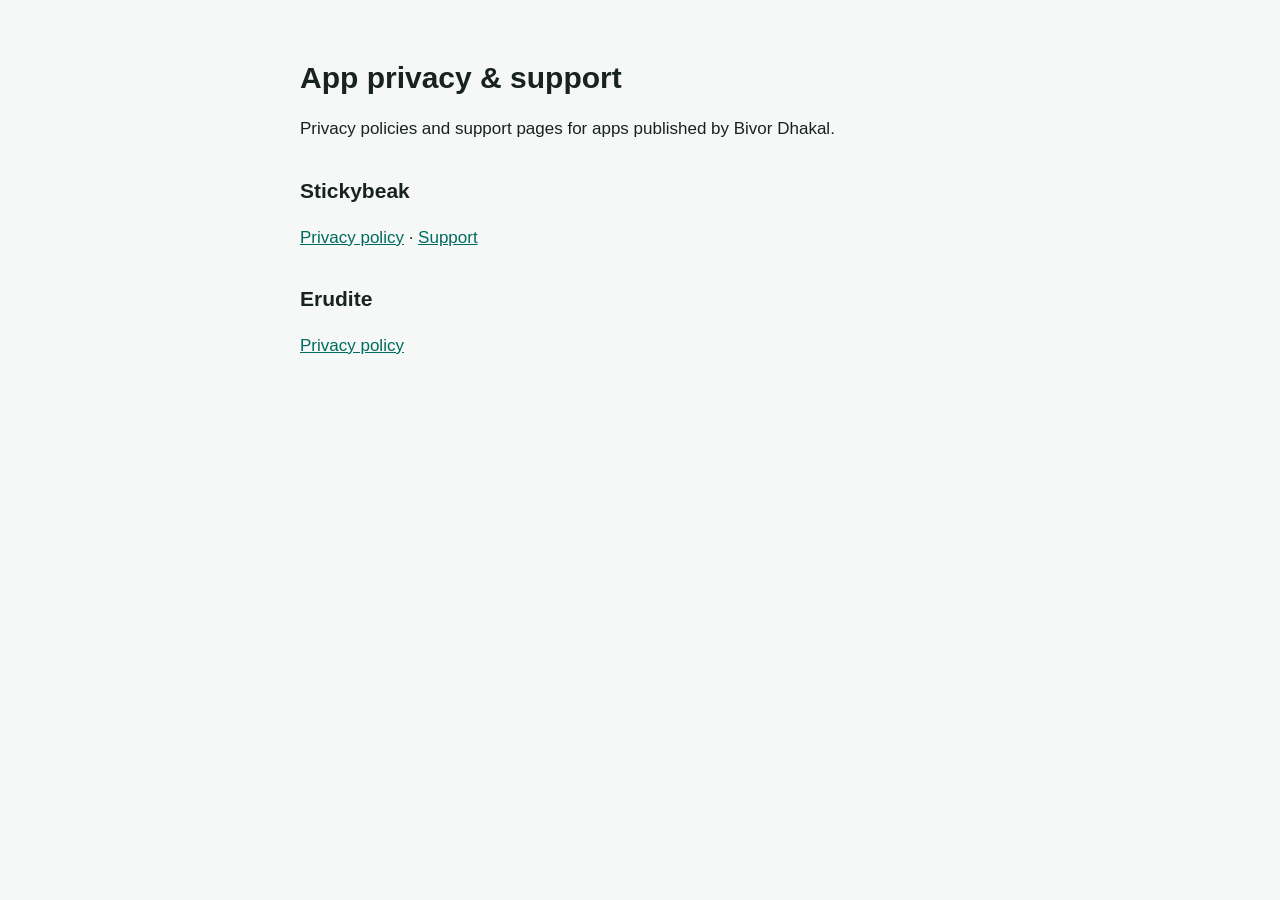
<file: index.html>
<!doctype html>
<html lang="en">
<head>
<meta charset="utf-8">
<meta name="viewport" content="width=device-width, initial-scale=1">
<title>App privacy &amp; support</title>
<link rel="stylesheet" href="style.css">
</head>
<body>
<main>
<h1>App privacy &amp; support</h1>
<p>Privacy policies and support pages for apps published by Bivor Dhakal.</p>
<h2>Stickybeak</h2>
<p><a href="stickybeak/privacy.html">Privacy policy</a> &middot; <a href="stickybeak/support.html">Support</a></p>
<h2>Erudite</h2>
<p><a href="erudite/">Privacy policy</a></p>
</main>
</body>
</html>
</file>
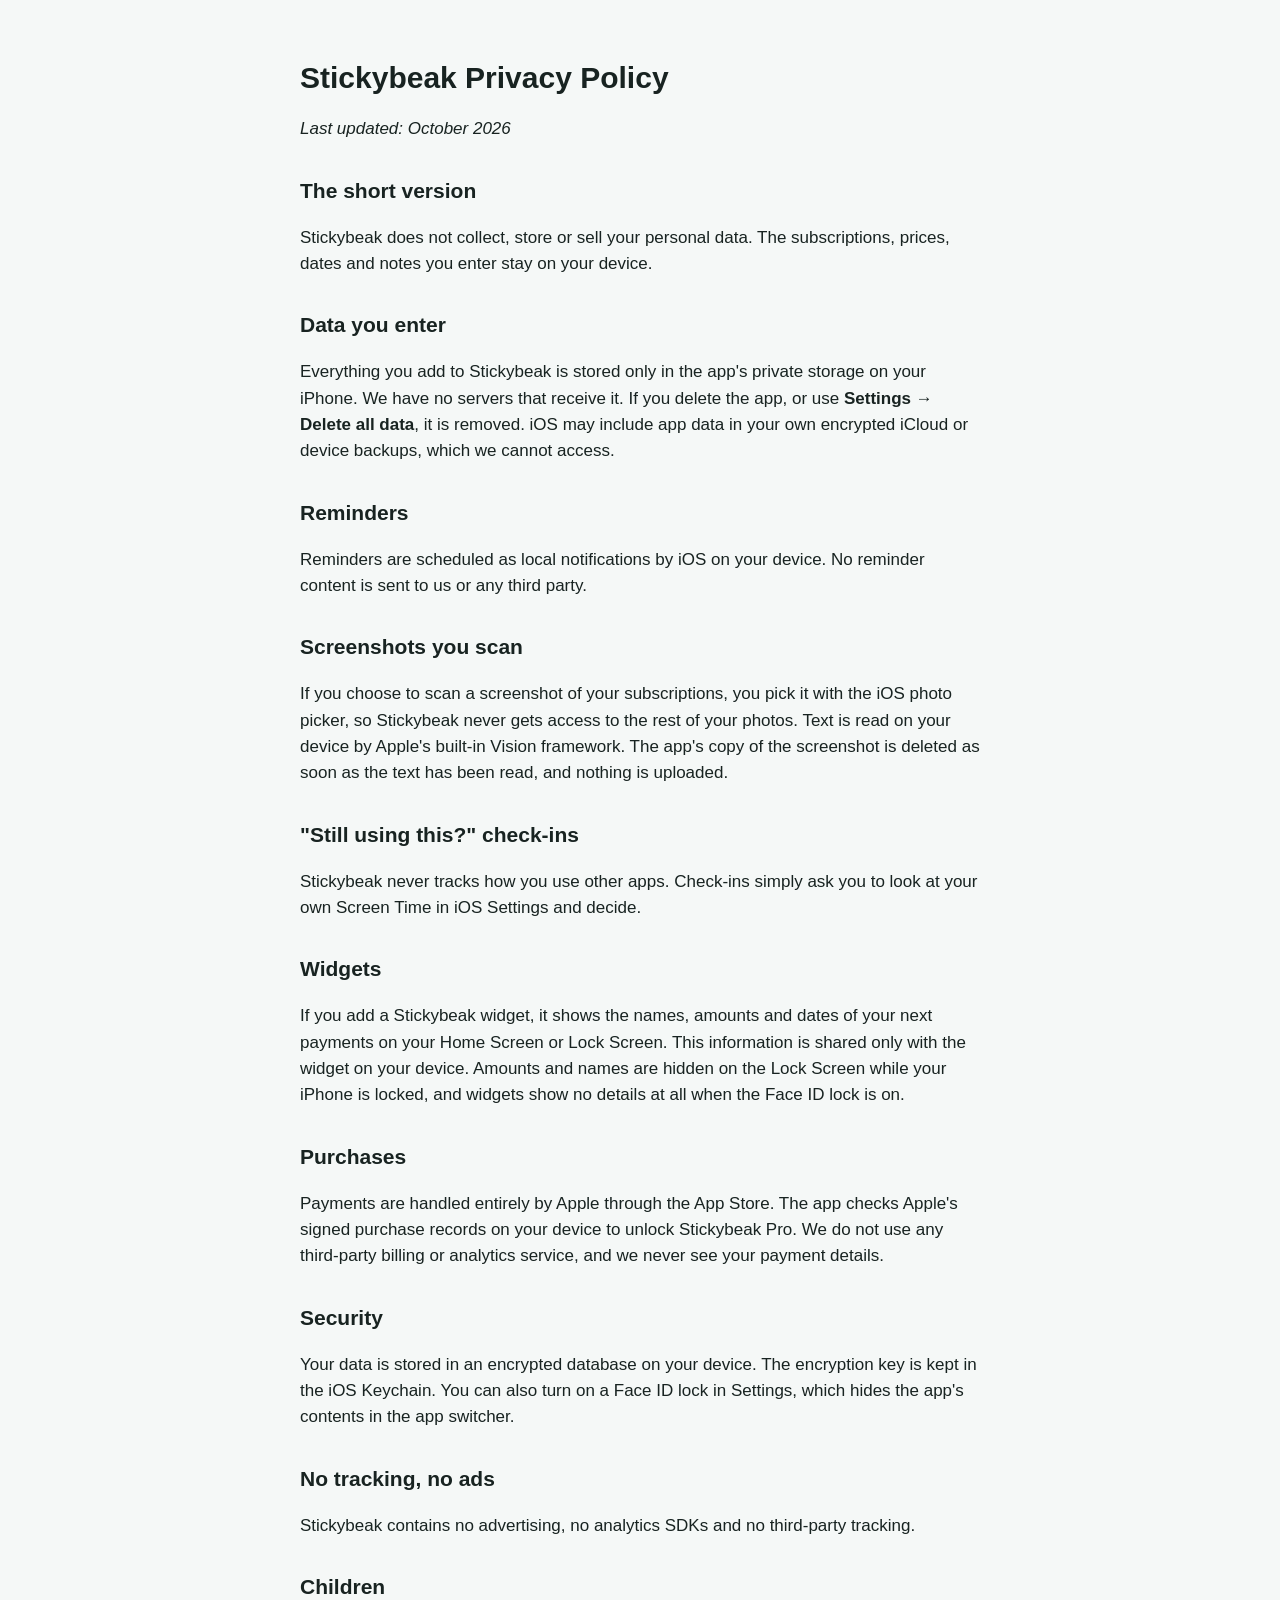
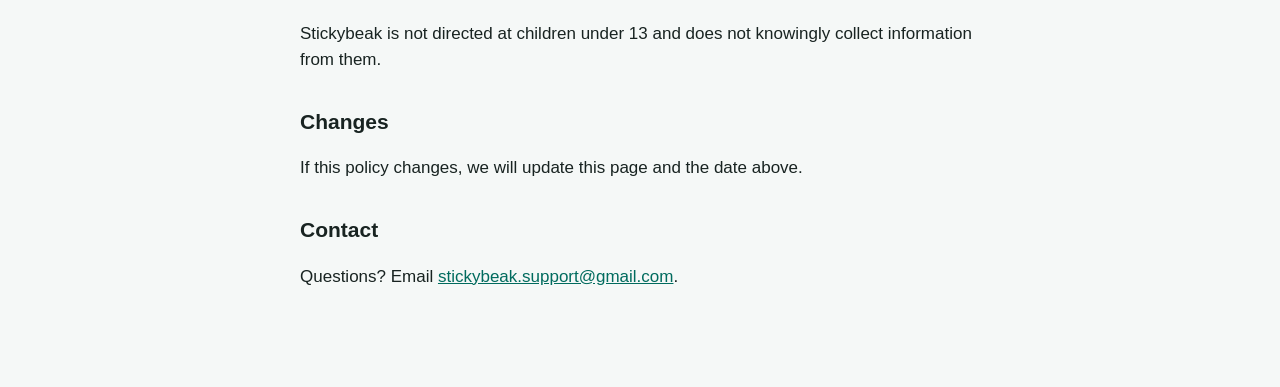
<file: stickybeak/privacy.html>
<!doctype html>
<html lang="en">
<head>
<meta charset="utf-8">
<meta name="viewport" content="width=device-width, initial-scale=1">
<title>Stickybeak Privacy Policy</title>
<link rel="stylesheet" href="../style.css">
</head>
<body>
<main>
<h1>Stickybeak Privacy Policy</h1>
<p><em>Last updated: October 2026</em></p>

<h2>The short version</h2>
<p>Stickybeak does not collect, store or sell your personal data. The subscriptions, prices, dates and notes you enter stay on your device.</p>

<h2>Data you enter</h2>
<p>Everything you add to Stickybeak is stored only in the app's private storage on your iPhone. We have no servers that receive it. If you delete the app, or use <strong>Settings &rarr; Delete all data</strong>, it is removed. iOS may include app data in your own encrypted iCloud or device backups, which we cannot access.</p>

<h2>Reminders</h2>
<p>Reminders are scheduled as local notifications by iOS on your device. No reminder content is sent to us or any third party.</p>

<h2>Screenshots you scan</h2>
<p>If you choose to scan a screenshot of your subscriptions, you pick it with the iOS photo picker, so Stickybeak never gets access to the rest of your photos. Text is read on your device by Apple's built-in Vision framework. The app's copy of the screenshot is deleted as soon as the text has been read, and nothing is uploaded.</p>

<h2>"Still using this?" check-ins</h2>
<p>Stickybeak never tracks how you use other apps. Check-ins simply ask you to look at your own Screen Time in iOS Settings and decide.</p>

<h2>Widgets</h2>
<p>If you add a Stickybeak widget, it shows the names, amounts and dates of your next payments on your Home Screen or Lock Screen. This information is shared only with the widget on your device. Amounts and names are hidden on the Lock Screen while your iPhone is locked, and widgets show no details at all when the Face ID lock is on.</p>

<h2>Purchases</h2>
<p>Payments are handled entirely by Apple through the App Store. The app checks Apple's signed purchase records on your device to unlock Stickybeak Pro. We do not use any third-party billing or analytics service, and we never see your payment details.</p>

<h2>Security</h2>
<p>Your data is stored in an encrypted database on your device. The encryption key is kept in the iOS Keychain. You can also turn on a Face ID lock in Settings, which hides the app's contents in the app switcher.</p>

<h2>No tracking, no ads</h2>
<p>Stickybeak contains no advertising, no analytics SDKs and no third-party tracking.</p>

<h2>Children</h2>
<p>Stickybeak is not directed at children under 13 and does not knowingly collect information from them.</p>

<h2>Changes</h2>
<p>If this policy changes, we will update this page and the date above.</p>

<h2>Contact</h2>
<p>Questions? Email <a href="mailto:stickybeak.support@gmail.com">stickybeak.support@gmail.com</a>.</p>
</main>
</body>
</html>
</file>
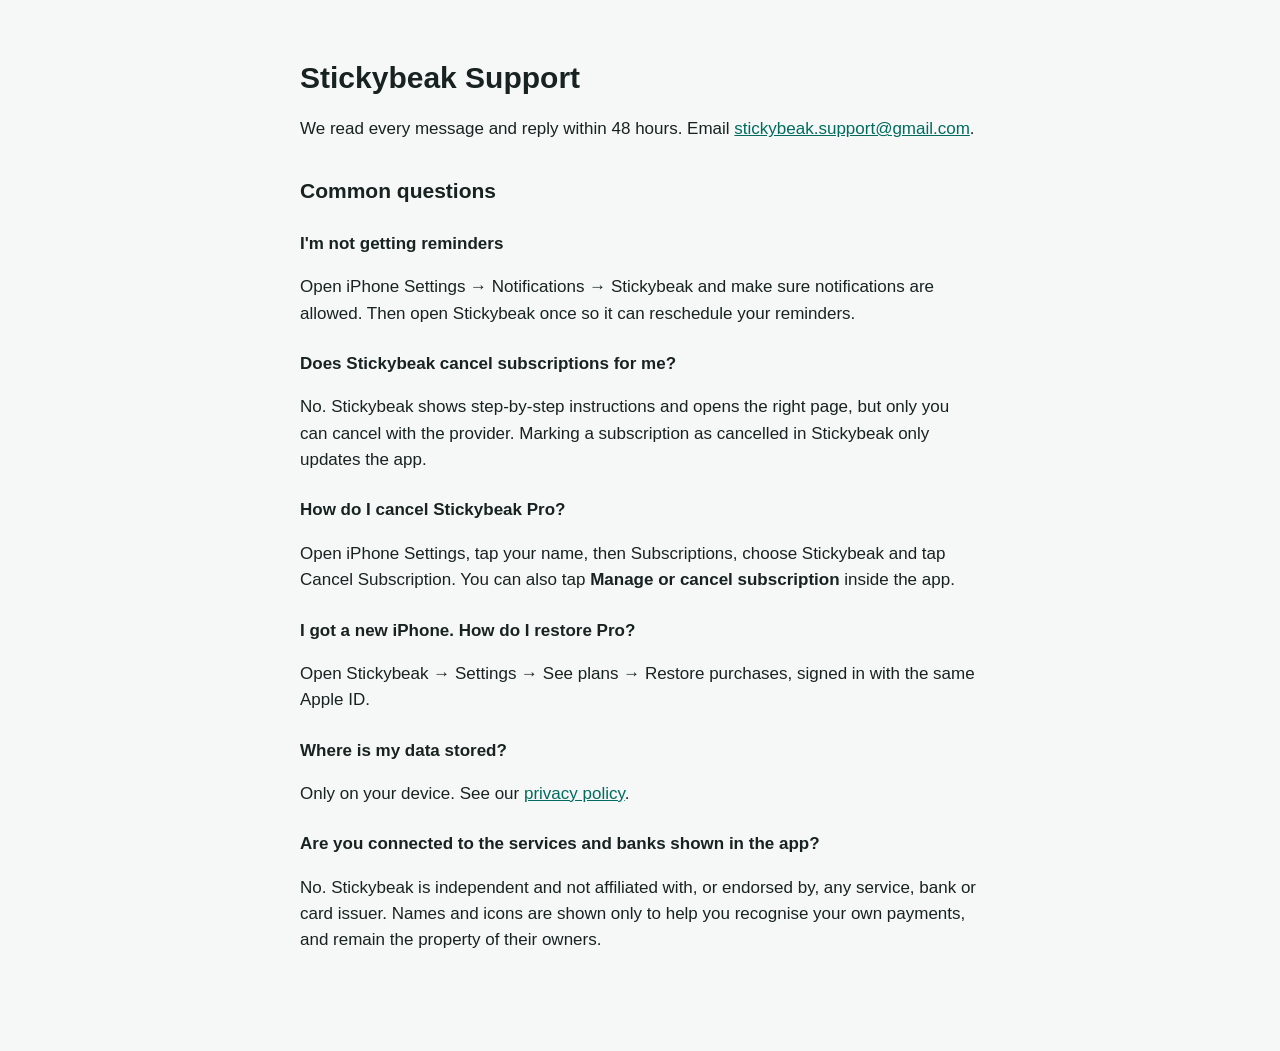
<file: stickybeak/support.html>
<!doctype html>
<html lang="en">
<head>
<meta charset="utf-8">
<meta name="viewport" content="width=device-width, initial-scale=1">
<title>Stickybeak Support</title>
<link rel="stylesheet" href="../style.css">
</head>
<body>
<main>
<h1>Stickybeak Support</h1>
<p>We read every message and reply within 48 hours. Email <a href="mailto:stickybeak.support@gmail.com">stickybeak.support@gmail.com</a>.</p>

<h2>Common questions</h2>
<h3>I'm not getting reminders</h3>
<p>Open iPhone Settings &rarr; Notifications &rarr; Stickybeak and make sure notifications are allowed. Then open Stickybeak once so it can reschedule your reminders.</p>

<h3>Does Stickybeak cancel subscriptions for me?</h3>
<p>No. Stickybeak shows step-by-step instructions and opens the right page, but only you can cancel with the provider. Marking a subscription as cancelled in Stickybeak only updates the app.</p>

<h3>How do I cancel Stickybeak Pro?</h3>
<p>Open iPhone Settings, tap your name, then Subscriptions, choose Stickybeak and tap Cancel Subscription. You can also tap <strong>Manage or cancel subscription</strong> inside the app.</p>

<h3>I got a new iPhone. How do I restore Pro?</h3>
<p>Open Stickybeak &rarr; Settings &rarr; See plans &rarr; Restore purchases, signed in with the same Apple ID.</p>

<h3>Where is my data stored?</h3>
<p>Only on your device. See our <a href="privacy.html">privacy policy</a>.</p>

<h3>Are you connected to the services and banks shown in the app?</h3>
<p>No. Stickybeak is independent and not affiliated with, or endorsed by, any service, bank or card issuer. Names and icons are shown only to help you recognise your own payments, and remain the property of their owners.</p>
</main>
</body>
</html>
</file>
<file: style.css>
body { margin: 0; font: 17px/1.55 -apple-system, BlinkMacSystemFont, "Segoe UI", Roboto, sans-serif; color: #182321; background: #F5F8F7; }
main { max-width: 680px; margin: 0 auto; padding: 40px 20px 80px; }
h1 { font-size: 30px; line-height: 1.2; }
h2 { font-size: 21px; margin-top: 32px; }
h3 { font-size: 17px; margin-top: 24px; }
a { color: #006B5E; }
@media (prefers-color-scheme: dark) {
  body { color: #EEF5F3; background: #101815; }
  a { color: #65DCCB; }
}
</file>
